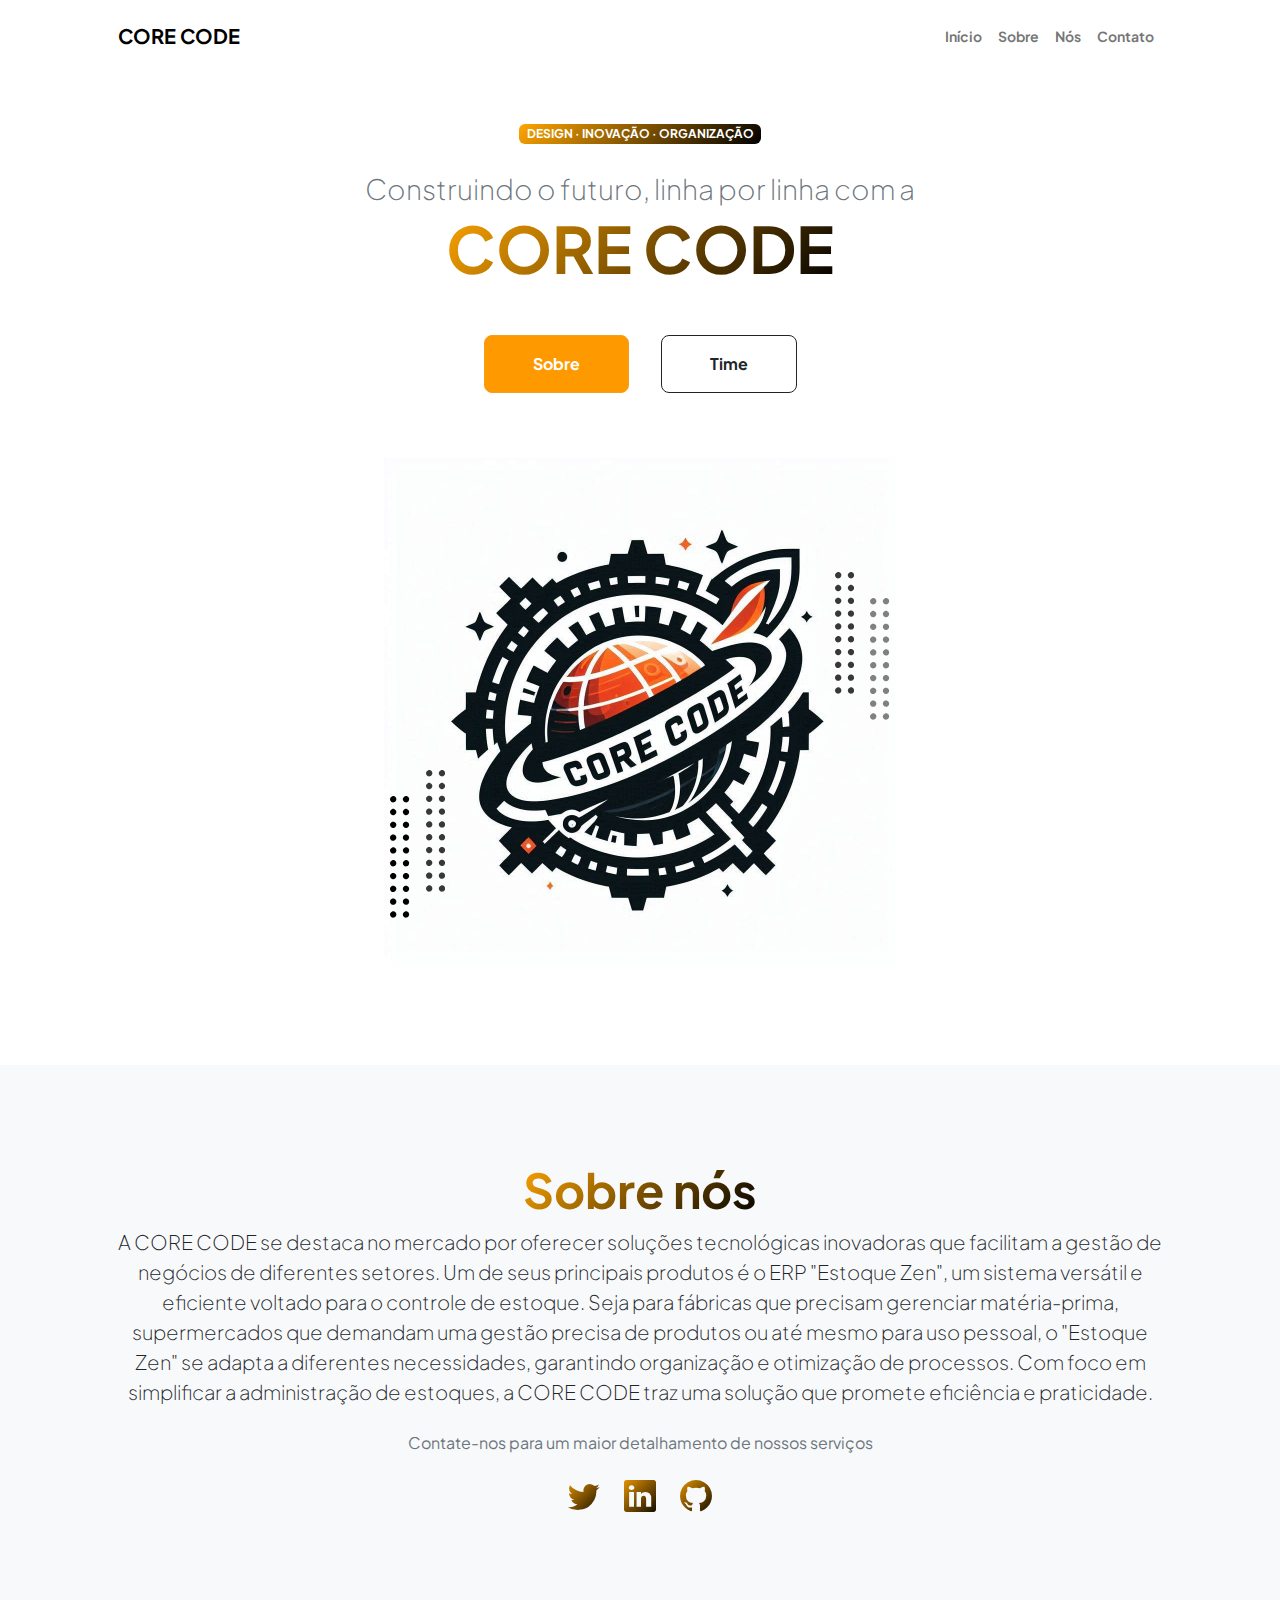
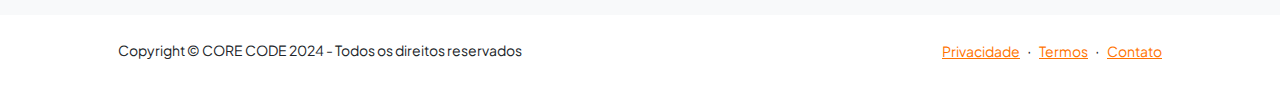
<file: index.html>
<!DOCTYPE html>
<html lang="en">
    <head>
        <meta charset="utf-8" />
        <meta name="viewport" content="width=device-width, initial-scale=1, shrink-to-fit=no" />
        <meta name="description" content="" />
        <meta name="author" content="" />
        <title>Home - Core Code</title>
        <!-- Favicon-->
        <link rel="icon" type="image/x-icon" href="assets/favicon.ico" />
        <!-- Custom Google font-->
        <link rel="preconnect" href="https://fonts.googleapis.com" />
        <link rel="preconnect" href="https://fonts.gstatic.com" crossorigin />
        <link href="https://fonts.googleapis.com/css2?family=Plus+Jakarta+Sans:wght@100;200;300;400;500;600;700;800;900&amp;display=swap" rel="stylesheet" />
        <!-- Bootstrap icons-->
        <link href="https://cdn.jsdelivr.net/npm/bootstrap-icons@1.8.1/font/bootstrap-icons.css" rel="stylesheet" />
        <!-- Core theme CSS (includes Bootstrap)-->
        <link href="css/styles.css" rel="stylesheet" />
    </head>
    <body class="d-flex flex-column h-100">
        <main class="flex-shrink-0">
            <!-- Navigation-->
            <nav class="navbar navbar-expand-lg navbar-light bg-white py-3">
                <div class="container px-5">
                    <a class="navbar-brand" href="index.html"><span class="fw-bolder text-primary">CORE CODE</span></a>
                    <button class="navbar-toggler" type="button" data-bs-toggle="collapse" data-bs-target="#navbarSupportedContent" aria-controls="navbarSupportedContent" aria-expanded="false" aria-label="Toggle navigation"><span class="navbar-toggler-icon"></span></button>
                    <div class="collapse navbar-collapse" id="navbarSupportedContent">
                        <ul class="navbar-nav ms-auto mb-2 mb-lg-0 small fw-bolder">
                            <li class="nav-item"><a class="nav-link" href="index.html">Início</a></li>
                            <li class="nav-item"><a class="nav-link" href="#sobre">Sobre</a></li>
                            <li class="nav-item"><a class="nav-link" href="projects.html">Nós</a></li>
                            <li class="nav-item"><a class="nav-link" href="contact.html">Contato</a></li>
                        </ul>
                    </div>
                </div>
            </nav>
            <!-- Header-->
            <header class="py-5">
                <div class="container px-5 pb-5">
                    <div class="row gx-5 align-items-center">
                        <div class="col-xxl-5">
                            <!-- Header text content-->
                            <div class="text-center text-xxl-start">
                                <div class="badge bg-gradient-primary-to-secondary text-white mb-4"><div class="text-uppercase">Design &middot; Inovação &middot; Organização</div></div>
                                <div class="fs-3 fw-light text-muted">Construindo o futuro, linha por linha com a </div>
                                <h1 class="display-3 fw-bolder mb-5"><span class="text-gradient d-inline">CORE CODE</span></h1>
                                <div class="d-grid gap-3 d-sm-flex justify-content-sm-center justify-content-xxl-start mb-3">
                                    <a class="btn btn-primary btn-lg px-5 py-3 me-sm-3 fs-6 fw-bolder" href="#sobre">Sobre</a>
                                    <a class="btn btn-outline-dark btn-lg px-5 py-3 fs-6 fw-bolder" href="projects.html">Time</a>
                                </div>
                            </div>
                        </div>
                        <div class="col-xxl-7">
                            <!-- Header profile picture-->
                            <div class="d-flex justify-content-center mt-5 mt-xxl-0">
                                <div class="profile bg-gradient-primary-to-secondary">
                                    <!-- TIP: For best results, use a photo with a transparent background like the demo example below-->
                                    <!-- Watch a tutorial on how to do this on YouTube (link)-->
                                    <img class="profile-img" src="assets/CoreCode_Logo.png " alt="..." />
                                    <div class="dots-1">
                                        <!-- SVG Dots-->
                                        <svg version="1.1" xmlns="http://www.w3.org/2000/svg" xmlns:xlink="http://www.w3.org/1999/xlink" x="0px" y="0px" viewBox="0 0 191.6 1215.4" style="enable-background: new 0 0 191.6 1215.4" xml:space="preserve">
                                            <g transform="translate(0.000000,1280.000000) scale(0.100000,-0.100000)">
                                                <path d="M227.7,12788.6c-105-35-200-141-222-248c-43-206,163-412,369-369c155,32,275,190,260,339c-11,105-90,213-190,262        C383.7,12801.6,289.7,12808.6,227.7,12788.6z"></path>
                                                <path d="M1507.7,12788.6c-151-50-253-216-222-362c25-119,136-230,254-255c194-41,395,142,375,339c-11,105-90,213-190,262        C1663.7,12801.6,1569.7,12808.6,1507.7,12788.6z"></path>
                                                <path d="M227.7,11508.6c-105-35-200-141-222-248c-43-206,163-412,369-369c155,32,275,190,260,339c-11,105-90,213-190,262        C383.7,11521.6,289.7,11528.6,227.7,11508.6z"></path>
                                                <path d="M1507.7,11508.6c-151-50-253-216-222-362c25-119,136-230,254-255c194-41,395,142,375,339c-11,105-90,213-190,262        C1663.7,11521.6,1569.7,11528.6,1507.7,11508.6z"></path>
                                                <path d="M227.7,10228.6c-105-35-200-141-222-248c-43-206,163-412,369-369c155,32,275,190,260,339c-11,105-90,213-190,262        C383.7,10241.6,289.7,10248.6,227.7,10228.6z"></path>
                                                <path d="M1507.7,10228.6c-105-35-200-141-222-248c-43-206,163-412,369-369c155,32,275,190,260,339c-11,105-90,213-190,262        C1663.7,10241.6,1569.7,10248.6,1507.7,10228.6z"></path>
                                                <path d="M227.7,8948.6c-105-35-200-141-222-248c-43-206,163-412,369-369c155,32,275,190,260,339c-11,105-90,213-190,262        C383.7,8961.6,289.7,8968.6,227.7,8948.6z"></path>
                                                <path d="M1507.7,8948.6c-105-35-200-141-222-248c-43-206,163-412,369-369c155,32,275,190,260,339c-11,105-90,213-190,262        C1663.7,8961.6,1569.7,8968.6,1507.7,8948.6z"></path>
                                                <path d="M227.7,7668.6c-105-35-200-141-222-248c-43-206,163-412,369-369c155,32,275,190,260,339c-11,105-90,213-190,262        C383.7,7681.6,289.7,7688.6,227.7,7668.6z"></path>
                                                <path d="M1507.7,7668.6c-105-35-200-141-222-248c-43-206,163-412,369-369c155,32,275,190,260,339c-11,105-90,213-190,262        C1663.7,7681.6,1569.7,7688.6,1507.7,7668.6z"></path>
                                                <path d="M227.7,6388.6c-105-35-200-141-222-248c-43-206,163-412,369-369c155,32,275,190,260,339c-11,105-90,213-190,262        C383.7,6401.6,289.7,6408.6,227.7,6388.6z"></path>
                                                <path d="M1507.7,6388.6c-105-35-200-141-222-248c-43-206,163-412,369-369c155,32,275,190,260,339c-11,105-90,213-190,262        C1663.7,6401.6,1569.7,6408.6,1507.7,6388.6z"></path>
                                                <path d="M227.7,5108.6c-105-35-200-141-222-248c-43-206,163-412,369-369c155,32,275,190,260,339c-11,105-90,213-190,262        C383.7,5121.6,289.7,5128.6,227.7,5108.6z"></path>
                                                <path d="M1507.7,5108.6c-105-35-200-141-222-248c-43-206,163-412,369-369c155,32,275,190,260,339c-11,105-90,213-190,262        C1663.7,5121.6,1569.7,5128.6,1507.7,5108.6z"></path>
                                                <path d="M227.7,3828.6c-105-35-200-141-222-248c-43-206,163-412,369-369c155,32,275,190,260,339c-11,105-90,213-190,262        C383.7,3841.6,289.7,3848.6,227.7,3828.6z"></path>
                                                <path d="M1507.7,3828.6c-105-35-200-141-222-248c-43-206,163-412,369-369c155,32,275,190,260,339c-11,105-90,213-190,262        C1663.7,3841.6,1569.7,3848.6,1507.7,3828.6z"></path>
                                                <path d="M227.7,2548.6c-105-35-200-141-222-248c-43-206,163-412,369-369c155,32,275,190,260,339c-11,105-90,213-190,262        C383.7,2561.6,289.7,2568.6,227.7,2548.6z"></path>
                                                <path d="M1507.7,2548.6c-105-35-200-141-222-248c-43-206,163-412,369-369c155,32,275,190,260,339c-11,105-90,213-190,262        C1663.7,2561.6,1569.7,2568.6,1507.7,2548.6z"></path>
                                                <path d="M227.7,1268.6c-105-35-200-141-222-248c-43-206,163-412,369-369c155,32,275,190,260,339c-11,105-90,213-190,262        C383.7,1281.6,289.7,1288.6,227.7,1268.6z"></path>
                                                <path d="M1507.7,1268.6c-105-35-200-141-222-248c-43-206,163-412,369-369c155,32,275,190,260,339c-11,105-90,213-190,262        C1663.7,1281.6,1569.7,1288.6,1507.7,1268.6z"></path>
                                            </g>
                                        </svg>
                                        <!-- END of SVG dots-->
                                    </div>
                                    <div class="dots-2">
                                        <!-- SVG Dots-->
                                        <svg version="1.1" xmlns="http://www.w3.org/2000/svg" xmlns:xlink="http://www.w3.org/1999/xlink" x="0px" y="0px" viewBox="0 0 191.6 1215.4" style="enable-background: new 0 0 191.6 1215.4" xml:space="preserve">
                                            <g transform="translate(0.000000,1280.000000) scale(0.100000,-0.100000)">
                                                <path d="M227.7,12788.6c-105-35-200-141-222-248c-43-206,163-412,369-369c155,32,275,190,260,339c-11,105-90,213-190,262        C383.7,12801.6,289.7,12808.6,227.7,12788.6z"></path>
                                                <path d="M1507.7,12788.6c-151-50-253-216-222-362c25-119,136-230,254-255c194-41,395,142,375,339c-11,105-90,213-190,262        C1663.7,12801.6,1569.7,12808.6,1507.7,12788.6z"></path>
                                                <path d="M227.7,11508.6c-105-35-200-141-222-248c-43-206,163-412,369-369c155,32,275,190,260,339c-11,105-90,213-190,262        C383.7,11521.6,289.7,11528.6,227.7,11508.6z"></path>
                                                <path d="M1507.7,11508.6c-151-50-253-216-222-362c25-119,136-230,254-255c194-41,395,142,375,339c-11,105-90,213-190,262        C1663.7,11521.6,1569.7,11528.6,1507.7,11508.6z"></path>
                                                <path d="M227.7,10228.6c-105-35-200-141-222-248c-43-206,163-412,369-369c155,32,275,190,260,339c-11,105-90,213-190,262        C383.7,10241.6,289.7,10248.6,227.7,10228.6z"></path>
                                                <path d="M1507.7,10228.6c-105-35-200-141-222-248c-43-206,163-412,369-369c155,32,275,190,260,339c-11,105-90,213-190,262        C1663.7,10241.6,1569.7,10248.6,1507.7,10228.6z"></path>
                                                <path d="M227.7,8948.6c-105-35-200-141-222-248c-43-206,163-412,369-369c155,32,275,190,260,339c-11,105-90,213-190,262        C383.7,8961.6,289.7,8968.6,227.7,8948.6z"></path>
                                                <path d="M1507.7,8948.6c-105-35-200-141-222-248c-43-206,163-412,369-369c155,32,275,190,260,339c-11,105-90,213-190,262        C1663.7,8961.6,1569.7,8968.6,1507.7,8948.6z"></path>
                                                <path d="M227.7,7668.6c-105-35-200-141-222-248c-43-206,163-412,369-369c155,32,275,190,260,339c-11,105-90,213-190,262        C383.7,7681.6,289.7,7688.6,227.7,7668.6z"></path>
                                                <path d="M1507.7,7668.6c-105-35-200-141-222-248c-43-206,163-412,369-369c155,32,275,190,260,339c-11,105-90,213-190,262        C1663.7,7681.6,1569.7,7688.6,1507.7,7668.6z"></path>
                                                <path d="M227.7,6388.6c-105-35-200-141-222-248c-43-206,163-412,369-369c155,32,275,190,260,339c-11,105-90,213-190,262        C383.7,6401.6,289.7,6408.6,227.7,6388.6z"></path>
                                                <path d="M1507.7,6388.6c-105-35-200-141-222-248c-43-206,163-412,369-369c155,32,275,190,260,339c-11,105-90,213-190,262        C1663.7,6401.6,1569.7,6408.6,1507.7,6388.6z"></path>
                                                <path d="M227.7,5108.6c-105-35-200-141-222-248c-43-206,163-412,369-369c155,32,275,190,260,339c-11,105-90,213-190,262        C383.7,5121.6,289.7,5128.6,227.7,5108.6z"></path>
                                                <path d="M1507.7,5108.6c-105-35-200-141-222-248c-43-206,163-412,369-369c155,32,275,190,260,339c-11,105-90,213-190,262        C1663.7,5121.6,1569.7,5128.6,1507.7,5108.6z"></path>
                                                <path d="M227.7,3828.6c-105-35-200-141-222-248c-43-206,163-412,369-369c155,32,275,190,260,339c-11,105-90,213-190,262        C383.7,3841.6,289.7,3848.6,227.7,3828.6z"></path>
                                                <path d="M1507.7,3828.6c-105-35-200-141-222-248c-43-206,163-412,369-369c155,32,275,190,260,339c-11,105-90,213-190,262        C1663.7,3841.6,1569.7,3848.6,1507.7,3828.6z"></path>
                                                <path d="M227.7,2548.6c-105-35-200-141-222-248c-43-206,163-412,369-369c155,32,275,190,260,339c-11,105-90,213-190,262        C383.7,2561.6,289.7,2568.6,227.7,2548.6z"></path>
                                                <path d="M1507.7,2548.6c-105-35-200-141-222-248c-43-206,163-412,369-369c155,32,275,190,260,339c-11,105-90,213-190,262        C1663.7,2561.6,1569.7,2568.6,1507.7,2548.6z"></path>
                                                <path d="M227.7,1268.6c-105-35-200-141-222-248c-43-206,163-412,369-369c155,32,275,190,260,339c-11,105-90,213-190,262        C383.7,1281.6,289.7,1288.6,227.7,1268.6z"></path>
                                                <path d="M1507.7,1268.6c-105-35-200-141-222-248c-43-206,163-412,369-369c155,32,275,190,260,339c-11,105-90,213-190,262        C1663.7,1281.6,1569.7,1288.6,1507.7,1268.6z"></path>
                                            </g>
                                        </svg>
                                        <!-- END of SVG dots-->
                                    </div>
                                    <div class="dots-3">
                                        <!-- SVG Dots-->
                                        <svg version="1.1" xmlns="http://www.w3.org/2000/svg" xmlns:xlink="http://www.w3.org/1999/xlink" x="0px" y="0px" viewBox="0 0 191.6 1215.4" style="enable-background: new 0 0 191.6 1215.4" xml:space="preserve">
                                            <g transform="translate(0.000000,1280.000000) scale(0.100000,-0.100000)">
                                                <path d="M227.7,12788.6c-105-35-200-141-222-248c-43-206,163-412,369-369c155,32,275,190,260,339c-11,105-90,213-190,262        C383.7,12801.6,289.7,12808.6,227.7,12788.6z"></path>
                                                <path d="M1507.7,12788.6c-151-50-253-216-222-362c25-119,136-230,254-255c194-41,395,142,375,339c-11,105-90,213-190,262        C1663.7,12801.6,1569.7,12808.6,1507.7,12788.6z"></path>
                                                <path d="M227.7,11508.6c-105-35-200-141-222-248c-43-206,163-412,369-369c155,32,275,190,260,339c-11,105-90,213-190,262        C383.7,11521.6,289.7,11528.6,227.7,11508.6z"></path>
                                                <path d="M1507.7,11508.6c-151-50-253-216-222-362c25-119,136-230,254-255c194-41,395,142,375,339c-11,105-90,213-190,262        C1663.7,11521.6,1569.7,11528.6,1507.7,11508.6z"></path>
                                                <path d="M227.7,10228.6c-105-35-200-141-222-248c-43-206,163-412,369-369c155,32,275,190,260,339c-11,105-90,213-190,262        C383.7,10241.6,289.7,10248.6,227.7,10228.6z"></path>
                                                <path d="M1507.7,10228.6c-105-35-200-141-222-248c-43-206,163-412,369-369c155,32,275,190,260,339c-11,105-90,213-190,262        C1663.7,10241.6,1569.7,10248.6,1507.7,10228.6z"></path>
                                                <path d="M227.7,8948.6c-105-35-200-141-222-248c-43-206,163-412,369-369c155,32,275,190,260,339c-11,105-90,213-190,262        C383.7,8961.6,289.7,8968.6,227.7,8948.6z"></path>
                                                <path d="M1507.7,8948.6c-105-35-200-141-222-248c-43-206,163-412,369-369c155,32,275,190,260,339c-11,105-90,213-190,262        C1663.7,8961.6,1569.7,8968.6,1507.7,8948.6z"></path>
                                                <path d="M227.7,7668.6c-105-35-200-141-222-248c-43-206,163-412,369-369c155,32,275,190,260,339c-11,105-90,213-190,262        C383.7,7681.6,289.7,7688.6,227.7,7668.6z"></path>
                                                <path d="M1507.7,7668.6c-105-35-200-141-222-248c-43-206,163-412,369-369c155,32,275,190,260,339c-11,105-90,213-190,262        C1663.7,7681.6,1569.7,7688.6,1507.7,7668.6z"></path>
                                                <path d="M227.7,6388.6c-105-35-200-141-222-248c-43-206,163-412,369-369c155,32,275,190,260,339c-11,105-90,213-190,262        C383.7,6401.6,289.7,6408.6,227.7,6388.6z"></path>
                                                <path d="M1507.7,6388.6c-105-35-200-141-222-248c-43-206,163-412,369-369c155,32,275,190,260,339c-11,105-90,213-190,262        C1663.7,6401.6,1569.7,6408.6,1507.7,6388.6z"></path>
                                                <path d="M227.7,5108.6c-105-35-200-141-222-248c-43-206,163-412,369-369c155,32,275,190,260,339c-11,105-90,213-190,262        C383.7,5121.6,289.7,5128.6,227.7,5108.6z"></path>
                                                <path d="M1507.7,5108.6c-105-35-200-141-222-248c-43-206,163-412,369-369c155,32,275,190,260,339c-11,105-90,213-190,262        C1663.7,5121.6,1569.7,5128.6,1507.7,5108.6z"></path>
                                                <path d="M227.7,3828.6c-105-35-200-141-222-248c-43-206,163-412,369-369c155,32,275,190,260,339c-11,105-90,213-190,262        C383.7,3841.6,289.7,3848.6,227.7,3828.6z"></path>
                                                <path d="M1507.7,3828.6c-105-35-200-141-222-248c-43-206,163-412,369-369c155,32,275,190,260,339c-11,105-90,213-190,262        C1663.7,3841.6,1569.7,3848.6,1507.7,3828.6z"></path>
                                                <path d="M227.7,2548.6c-105-35-200-141-222-248c-43-206,163-412,369-369c155,32,275,190,260,339c-11,105-90,213-190,262        C383.7,2561.6,289.7,2568.6,227.7,2548.6z"></path>
                                                <path d="M1507.7,2548.6c-105-35-200-141-222-248c-43-206,163-412,369-369c155,32,275,190,260,339c-11,105-90,213-190,262        C1663.7,2561.6,1569.7,2568.6,1507.7,2548.6z"></path>
                                                <path d="M227.7,1268.6c-105-35-200-141-222-248c-43-206,163-412,369-369c155,32,275,190,260,339c-11,105-90,213-190,262        C383.7,1281.6,289.7,1288.6,227.7,1268.6z"></path>
                                                <path d="M1507.7,1268.6c-105-35-200-141-222-248c-43-206,163-412,369-369c155,32,275,190,260,339c-11,105-90,213-190,262        C1663.7,1281.6,1569.7,1288.6,1507.7,1268.6z"></path>
                                            </g>
                                        </svg>
                                        <!-- END of SVG dots-->
                                    </div>
                                    <div class="dots-4">
                                        <!-- SVG Dots-->
                                        <svg version="1.1" xmlns="http://www.w3.org/2000/svg" xmlns:xlink="http://www.w3.org/1999/xlink" x="0px" y="0px" viewBox="0 0 191.6 1215.4" style="enable-background: new 0 0 191.6 1215.4" xml:space="preserve">
                                            <g transform="translate(0.000000,1280.000000) scale(0.100000,-0.100000)">
                                                <path d="M227.7,12788.6c-105-35-200-141-222-248c-43-206,163-412,369-369c155,32,275,190,260,339c-11,105-90,213-190,262        C383.7,12801.6,289.7,12808.6,227.7,12788.6z"></path>
                                                <path d="M1507.7,12788.6c-151-50-253-216-222-362c25-119,136-230,254-255c194-41,395,142,375,339c-11,105-90,213-190,262        C1663.7,12801.6,1569.7,12808.6,1507.7,12788.6z"></path>
                                                <path d="M227.7,11508.6c-105-35-200-141-222-248c-43-206,163-412,369-369c155,32,275,190,260,339c-11,105-90,213-190,262        C383.7,11521.6,289.7,11528.6,227.7,11508.6z"></path>
                                                <path d="M1507.7,11508.6c-151-50-253-216-222-362c25-119,136-230,254-255c194-41,395,142,375,339c-11,105-90,213-190,262        C1663.7,11521.6,1569.7,11528.6,1507.7,11508.6z"></path>
                                                <path d="M227.7,10228.6c-105-35-200-141-222-248c-43-206,163-412,369-369c155,32,275,190,260,339c-11,105-90,213-190,262        C383.7,10241.6,289.7,10248.6,227.7,10228.6z"></path>
                                                <path d="M1507.7,10228.6c-105-35-200-141-222-248c-43-206,163-412,369-369c155,32,275,190,260,339c-11,105-90,213-190,262        C1663.7,10241.6,1569.7,10248.6,1507.7,10228.6z"></path>
                                                <path d="M227.7,8948.6c-105-35-200-141-222-248c-43-206,163-412,369-369c155,32,275,190,260,339c-11,105-90,213-190,262        C383.7,8961.6,289.7,8968.6,227.7,8948.6z"></path>
                                                <path d="M1507.7,8948.6c-105-35-200-141-222-248c-43-206,163-412,369-369c155,32,275,190,260,339c-11,105-90,213-190,262        C1663.7,8961.6,1569.7,8968.6,1507.7,8948.6z"></path>
                                                <path d="M227.7,7668.6c-105-35-200-141-222-248c-43-206,163-412,369-369c155,32,275,190,260,339c-11,105-90,213-190,262        C383.7,7681.6,289.7,7688.6,227.7,7668.6z"></path>
                                                <path d="M1507.7,7668.6c-105-35-200-141-222-248c-43-206,163-412,369-369c155,32,275,190,260,339c-11,105-90,213-190,262        C1663.7,7681.6,1569.7,7688.6,1507.7,7668.6z"></path>
                                                <path d="M227.7,6388.6c-105-35-200-141-222-248c-43-206,163-412,369-369c155,32,275,190,260,339c-11,105-90,213-190,262        C383.7,6401.6,289.7,6408.6,227.7,6388.6z"></path>
                                                <path d="M1507.7,6388.6c-105-35-200-141-222-248c-43-206,163-412,369-369c155,32,275,190,260,339c-11,105-90,213-190,262        C1663.7,6401.6,1569.7,6408.6,1507.7,6388.6z"></path>
                                                <path d="M227.7,5108.6c-105-35-200-141-222-248c-43-206,163-412,369-369c155,32,275,190,260,339c-11,105-90,213-190,262        C383.7,5121.6,289.7,5128.6,227.7,5108.6z"></path>
                                                <path d="M1507.7,5108.6c-105-35-200-141-222-248c-43-206,163-412,369-369c155,32,275,190,260,339c-11,105-90,213-190,262        C1663.7,5121.6,1569.7,5128.6,1507.7,5108.6z"></path>
                                                <path d="M227.7,3828.6c-105-35-200-141-222-248c-43-206,163-412,369-369c155,32,275,190,260,339c-11,105-90,213-190,262        C383.7,3841.6,289.7,3848.6,227.7,3828.6z"></path>
                                                <path d="M1507.7,3828.6c-105-35-200-141-222-248c-43-206,163-412,369-369c155,32,275,190,260,339c-11,105-90,213-190,262        C1663.7,3841.6,1569.7,3848.6,1507.7,3828.6z"></path>
                                                <path d="M227.7,2548.6c-105-35-200-141-222-248c-43-206,163-412,369-369c155,32,275,190,260,339c-11,105-90,213-190,262        C383.7,2561.6,289.7,2568.6,227.7,2548.6z"></path>
                                                <path d="M1507.7,2548.6c-105-35-200-141-222-248c-43-206,163-412,369-369c155,32,275,190,260,339c-11,105-90,213-190,262        C1663.7,2561.6,1569.7,2568.6,1507.7,2548.6z"></path>
                                                <path d="M227.7,1268.6c-105-35-200-141-222-248c-43-206,163-412,369-369c155,32,275,190,260,339c-11,105-90,213-190,262        C383.7,1281.6,289.7,1288.6,227.7,1268.6z"></path>
                                                <path d="M1507.7,1268.6c-105-35-200-141-222-248c-43-206,163-412,369-369c155,32,275,190,260,339c-11,105-90,213-190,262        C1663.7,1281.6,1569.7,1288.6,1507.7,1268.6z"></path>
                                            </g>
                                        </svg>
                                        <!-- END of SVG dots-->
                                    </div>
                                </div>
                            </div>
                        </div>
                    </div>
                </div>
            </header>
            <!-- About Section-->
            <section class="bg-light py-5">
                <div class="container px-5" id="sobre">
                    <div class="row gx-5 justify-content-center">
                        <div class="col-xxl-8">
                            <div class="text-center my-5">
                                <h2 class="display-5 fw-bolder"><span class="text-gradient d-inline">Sobre nós</span></h2>
                                <p class="lead fw-light mb-4">A CORE CODE se destaca no mercado por oferecer soluções tecnológicas inovadoras que facilitam a gestão de negócios de diferentes setores. Um de seus principais produtos é o ERP "Estoque Zen", um sistema versátil e eficiente voltado para o controle de estoque. Seja para fábricas que precisam gerenciar matéria-prima, supermercados que demandam uma gestão precisa de produtos ou até mesmo para uso pessoal, o "Estoque Zen" se adapta a diferentes necessidades, garantindo organização e otimização de processos. Com foco em simplificar a administração de estoques, a CORE CODE traz uma solução que promete eficiência e praticidade.</p>
                                <p class="text-muted">Contate-nos para um maior detalhamento de nossos serviços</p>
                                <div class="d-flex justify-content-center fs-2 gap-4">
                                    <a class="text-gradient" href="#!"><i class="bi bi-twitter"></i></a>
                                    <a class="text-gradient" href="#!"><i class="bi bi-linkedin"></i></a>
                                    <a class="text-gradient" href="#!"><i class="bi bi-github"></i></a>
                                </div>
                            </div>
                        </div>
                    </div>
                </div>
            </section>
        </main>
        <!-- Footer-->
        <footer class="bg-white py-4 mt-auto">
            <div class="container px-5">
                <div class="row align-items-center justify-content-between flex-column flex-sm-row">
                    <div class="col-auto"><div class="small m-0">Copyright &copy; CORE CODE 2024 - Todos os direitos reservados</div></div>
                    <div class="col-auto">
                        <a class="small" href="#!">Privacidade</a>
                        <span class="mx-1">&middot;</span>
                        <a class="small" href="#!">Termos</a>
                        <span class="mx-1">&middot;</span>
                        <a class="small" href="contact.html">Contato</a>
                    </div>
                </div>
            </div>
        </footer>
        <!-- Bootstrap core JS-->
        <script src="https://cdn.jsdelivr.net/npm/bootstrap@5.2.3/dist/js/bootstrap.bundle.min.js"></script>
        <!-- Core theme JS-->
        <script src="js/scripts.js"></script>
    </body>
</html>
</file>
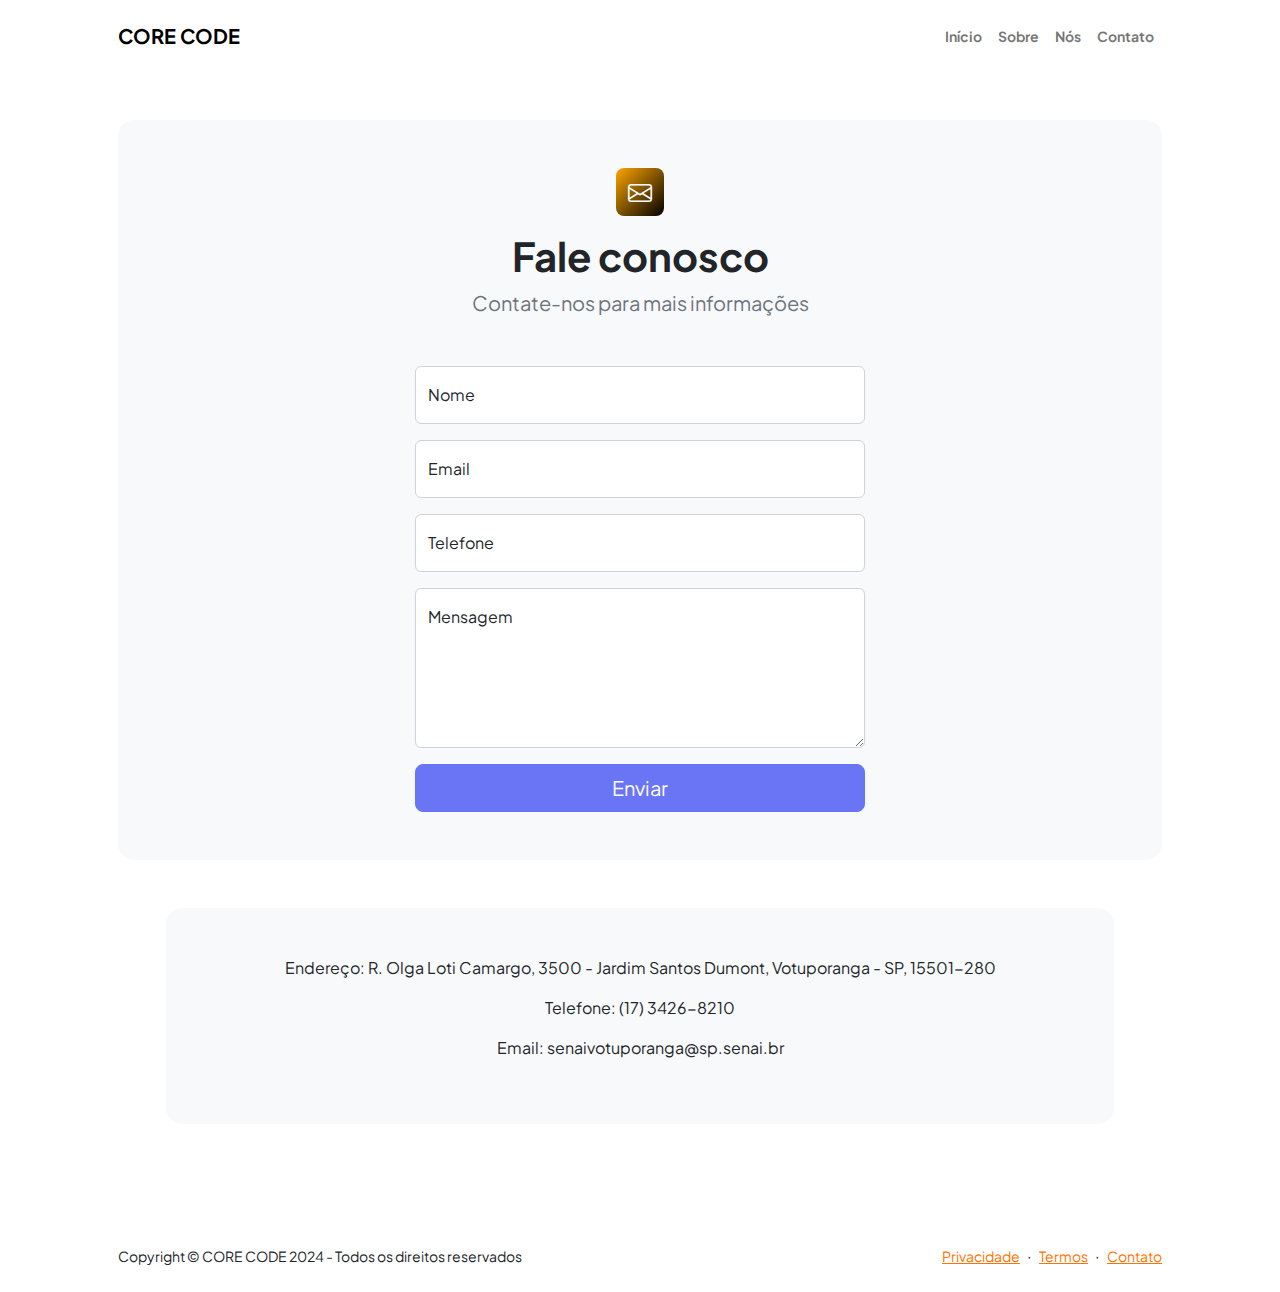
<file: contact.html>
<!DOCTYPE html>
<html lang="en">

<head>
    <meta charset="utf-8" />
    <meta name="viewport" content="width=device-width, initial-scale=1, shrink-to-fit=no" />
    <meta name="description" content />
    <meta name="author" content />
    <title>Contato - Core Code</title>
    <!-- Favicon-->
    <link rel="icon" type="image/x-icon" href="assets/favicon.ico" />
    <!-- Custom Google font-->
    <link rel="preconnect" href="https://fonts.googleapis.com" />
    <link rel="preconnect" href="https://fonts.gstatic.com" crossorigin />
    <link
        href="https://fonts.googleapis.com/css2?family=Plus+Jakarta+Sans:wght@100;200;300;400;500;600;700;800;900&amp;display=swap"
        rel="stylesheet" />
    <!-- Bootstrap icons-->
    <link href="https://cdn.jsdelivr.net/npm/bootstrap-icons@1.8.1/font/bootstrap-icons.css" rel="stylesheet" />
    <!-- Core theme CSS (includes Bootstrap)-->
    <link href="css/styles.css" rel="stylesheet" />
</head>

<body class="d-flex flex-column">
    <main class="flex-shrink-0">
        <!-- Navigation-->
        <nav class="navbar navbar-expand-lg navbar-light bg-white py-3">
            <div class="container px-5">
                <a class="navbar-brand" href="index.html"><span class="fw-bolder text-primary">CORE CODE</span></a>
                <button class="navbar-toggler" type="button" data-bs-toggle="collapse" data-bs-target="#navbarSupportedContent" aria-controls="navbarSupportedContent" aria-expanded="false" aria-label="Toggle navigation"><span class="navbar-toggler-icon"></span></button>
                <div class="collapse navbar-collapse" id="navbarSupportedContent">
                    <ul class="navbar-nav ms-auto mb-2 mb-lg-0 small fw-bolder">
                        <li class="nav-item"><a class="nav-link" href="index.html">Início</a></li>
                        <li class="nav-item"><a class="nav-link" href="index.html#sobre">Sobre</a></li>
                        <li class="nav-item"><a class="nav-link" href="projects.html">Nós</a></li>
                        <li class="nav-item"><a class="nav-link" href="contact.html">Contato</a></li>
                    </ul>
                </div>
            </div>
        </nav>
        <!-- Page content-->
        <section class="py-5">
            <div class="container px-5">
                <!-- Contact form-->
                <div class="bg-light rounded-4 py-5 px-4 px-md-5">
                    <div class="text-center mb-5">
                        <div class="feature bg-primary bg-gradient-primary-to-secondary text-white rounded-3 mb-3"><i
                                class="bi bi-envelope"></i></div>
                        <h1 class="fw-bolder">Fale conosco</h1>
                        <p class="lead fw-normal text-muted mb-0">Contate-nos para mais informações</p>
                    </div>
                    <div class="row gx-5 justify-content-center">
                        <div class="col-lg-8 col-xl-6">
                            <!-- * * * * * * * * * * * * * * *-->
                            <!-- * * SB Forms Contact Form * *-->
                            <!-- * * * * * * * * * * * * * * *-->
                            <!-- This form is pre-integrated with SB Forms.-->
                            <!-- To make this form functional, sign up at-->
                            <!-- https://startbootstrap.com/solution/contact-forms-->
                            <!-- to get an API token!-->
                            <form id="contactForm" data-sb-form-api-token="API_TOKEN">
                                <!-- Name input-->
                                <div class="form-floating mb-3">
                                    <input class="form-control" id="name" type="text" placeholder="Enter your name..."
                                        data-sb-validations="required" />
                                    <label for="name">Nome</label>
                                    <div class="invalid-feedback" data-sb-feedback="name:required">Insira o nome.</div>
                                </div>
                                <!-- Email address input-->
                                <div class="form-floating mb-3">
                                    <input class="form-control" id="email" type="email" placeholder="name@example.com"
                                        data-sb-validations="required,email" />
                                    <label for="email">Email</label>
                                    <div class="invalid-feedback" data-sb-feedback="email:required">Insira o emaiol.
                                    </div>
                                    <div class="invalid-feedback" data-sb-feedback="email:email">email inválido.</div>
                                </div>
                                <!-- Phone number input-->
                                <div class="form-floating mb-3">
                                    <input class="form-control" id="phone" type="tel" placeholder="(123) 456-7890"
                                        data-sb-validations="required" />
                                    <label for="phone">Telefone</label>
                                    <div class="invalid-feedback" data-sb-feedback="phone:required">Insira um telefone.
                                    </div>
                                </div>
                                <!-- Message input-->
                                <div class="form-floating mb-3">
                                    <textarea class="form-control" id="message" type="text"
                                        placeholder="Enter your message here..." style="height: 10rem"
                                        data-sb-validations="required"></textarea>
                                    <label for="message">Mensagem</label>
                                    <div class="invalid-feedback" data-sb-feedback="message:required">A message is
                                        required.</div>
                                </div>
                                <!-- Submit success message-->
                                <!---->
                                <!-- This is what your users will see when the form-->
                                <!-- has successfully submitted-->
                                <div class="d-none" id="submitSuccessMessage">
                                    <div class="text-center mb-3">
                                        <div class="fw-bolder">Form submission successful!</div>
                                        To activate this form, sign up at
                                        <br />
                                        <a
                                            href="https://startbootstrap.com/solution/contact-forms">https://startbootstrap.com/solution/contact-forms</a>
                                    </div>
                                </div>
                                <!-- Submit error message-->
                                <!---->
                                <!-- This is what your users will see when there is-->
                                <!-- an error submitting the form-->
                                <div class="d-none" id="submitErrorMessage">
                                    <div class="text-center text-danger mb-3">Error sending message!</div>
                                </div>
                                <!-- Submit Button-->
                                <div class="d-grid"><button class="btn btn-primary btn-lg disabled" id="submitButton"
                                        type="submit">Enviar</button></div>
                            </form>


                        </div>
                    </div>

                </div>

                <section class="py-5 text-center">
                    <div class="container px-5">
                        <!-- Contact form-->
                        <div class="bg-light rounded-4 py-5 px-4 px-md-5">

                            <div class="info-item">
                                <i class="fas fa-map-marker-alt"></i>
                                <p>Endereço: R. Olga Loti Camargo, 3500 - Jardim Santos Dumont, Votuporanga - SP,
                                    15501-280</p>
                            </div>
                            <div class="info-item">
                                <i class="fas fa-phone-alt"></i>
                                <p>Telefone: (17) 3426-8210</p>
                            </div>
                            <div class="info-item">
                                <i class="fas fa-envelope"></i>
                                <p>Email: senaivotuporanga@sp.senai.br</p>
                            </div>
                        </div>
                        <div class="col-md-6">
                            <div class="social-icons">
                                <a href="#" target="_blank"><i class="fab fa-facebook-f"></i></a>
                                <a href="#" target="_blank"><i class="fab fa-instagram"></i></a>
                                <a href="#" target="_blank"><i class="fab fa-linkedin-in"></i></a>
                                <a href="#" target="_blank"><i class="fab fa-twitter"></i></a>
                            </div>
                        </div>

                    </div>
            </div>
        </section>
        </section>
    </main>
    <!-- Footer-->
    <footer class="bg-white py-4 mt-auto">
        <div class="container px-5">
            <div class="row align-items-center justify-content-between flex-column flex-sm-row">
                <div class="col-auto">
                    <div class="small m-0">Copyright &copy; CORE CODE 2024 - Todos os direitos reservados</div>
                </div>
                <div class="col-auto">
                    <a class="small" href="#!">Privacidade</a>
                    <span class="mx-1">&middot;</span>
                    <a class="small" href="#!">Termos</a>
                    <span class="mx-1">&middot;</span>
                    <a class="small" href="#!">Contato</a>
                </div>
            </div>
        </div>
    </footer>
    <!-- Bootstrap core JS-->
    <script src="https://cdn.jsdelivr.net/npm/bootstrap@5.2.3/dist/js/bootstrap.bundle.min.js"></script>
    <!-- Core theme JS-->
    <script src="js/scripts.js"></script>
    <!-- * * * * * * * * * * * * * * * * * * * * * * * * * * * * * * * * * * * * * * * *-->
    <!-- * *                               SB Forms JS                               * *-->
    <!-- * * Activate your form at https://startbootstrap.com/solution/contact-forms * *-->
    <!-- * * * * * * * * * * * * * * * * * * * * * * * * * * * * * * * * * * * * * * * *-->
    <script src="https://cdn.startbootstrap.com/sb-forms-latest.js"></script>
</body>

</html>
</file>
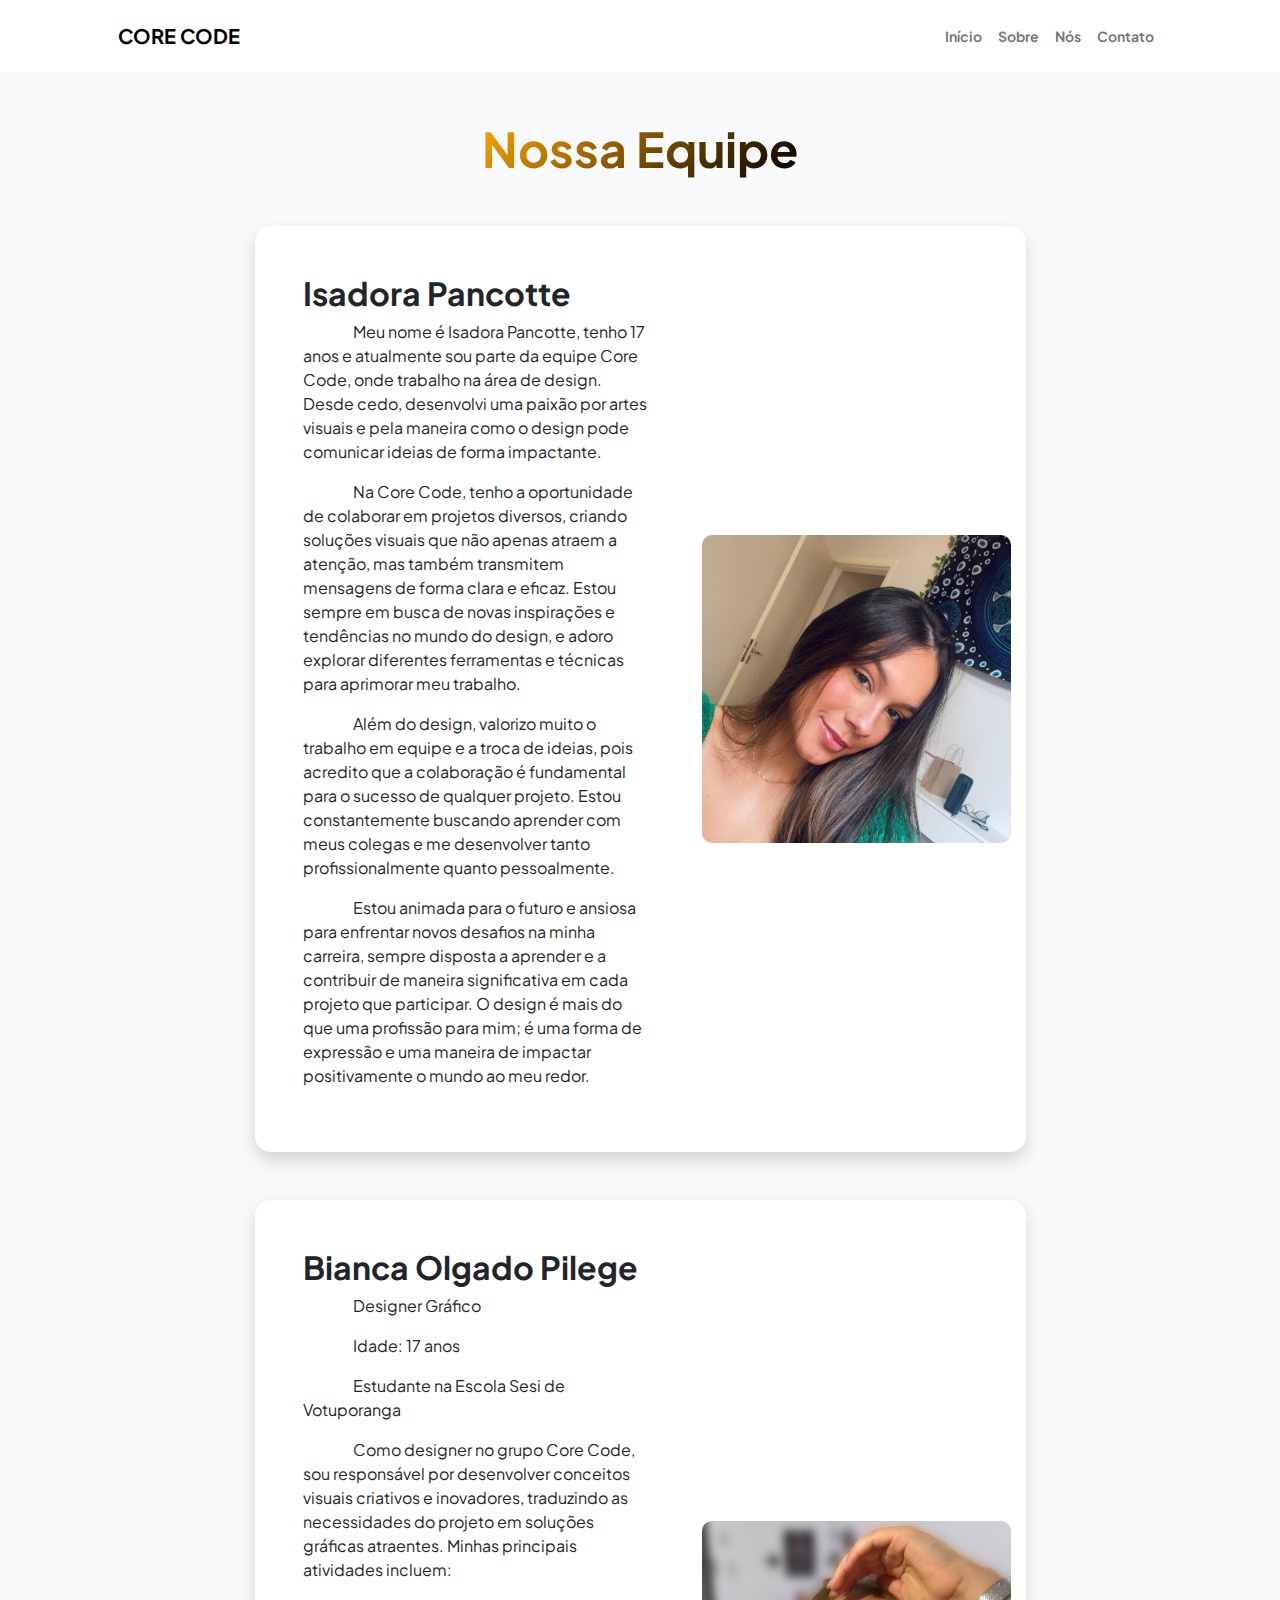
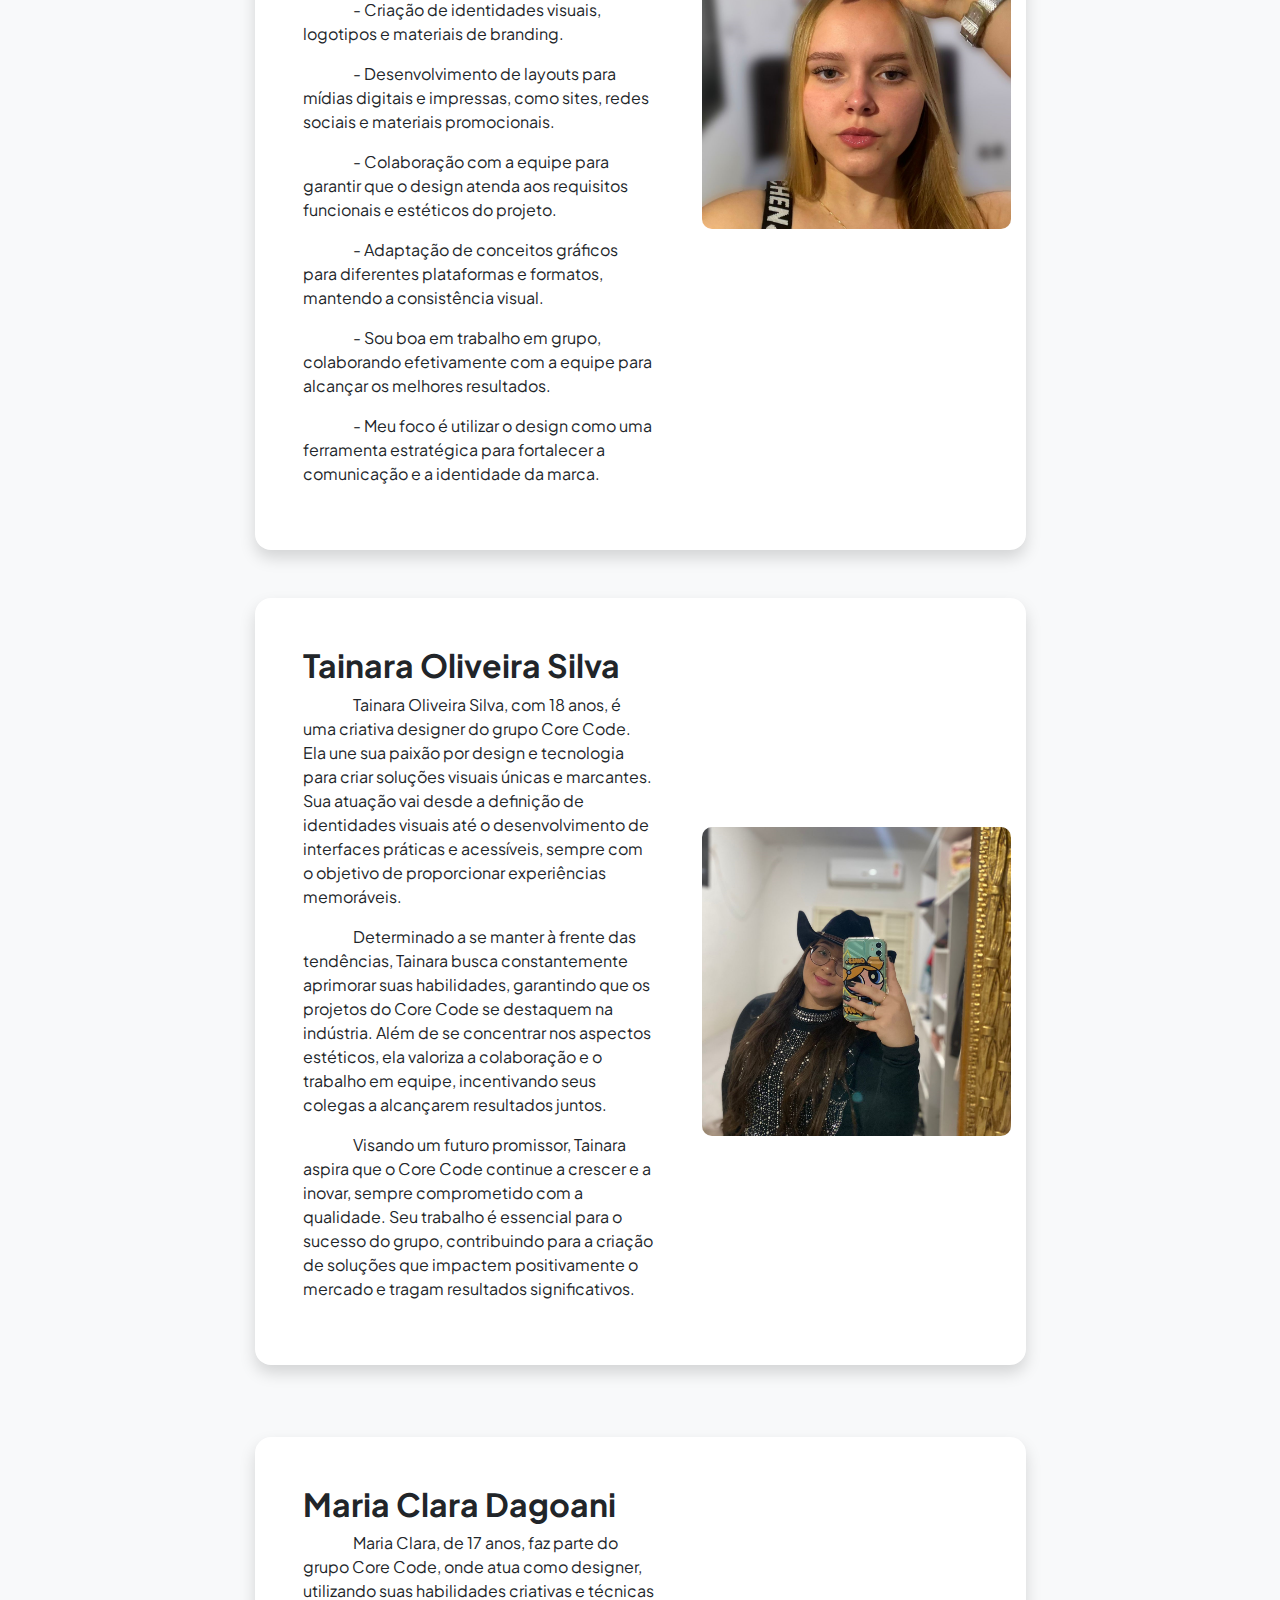
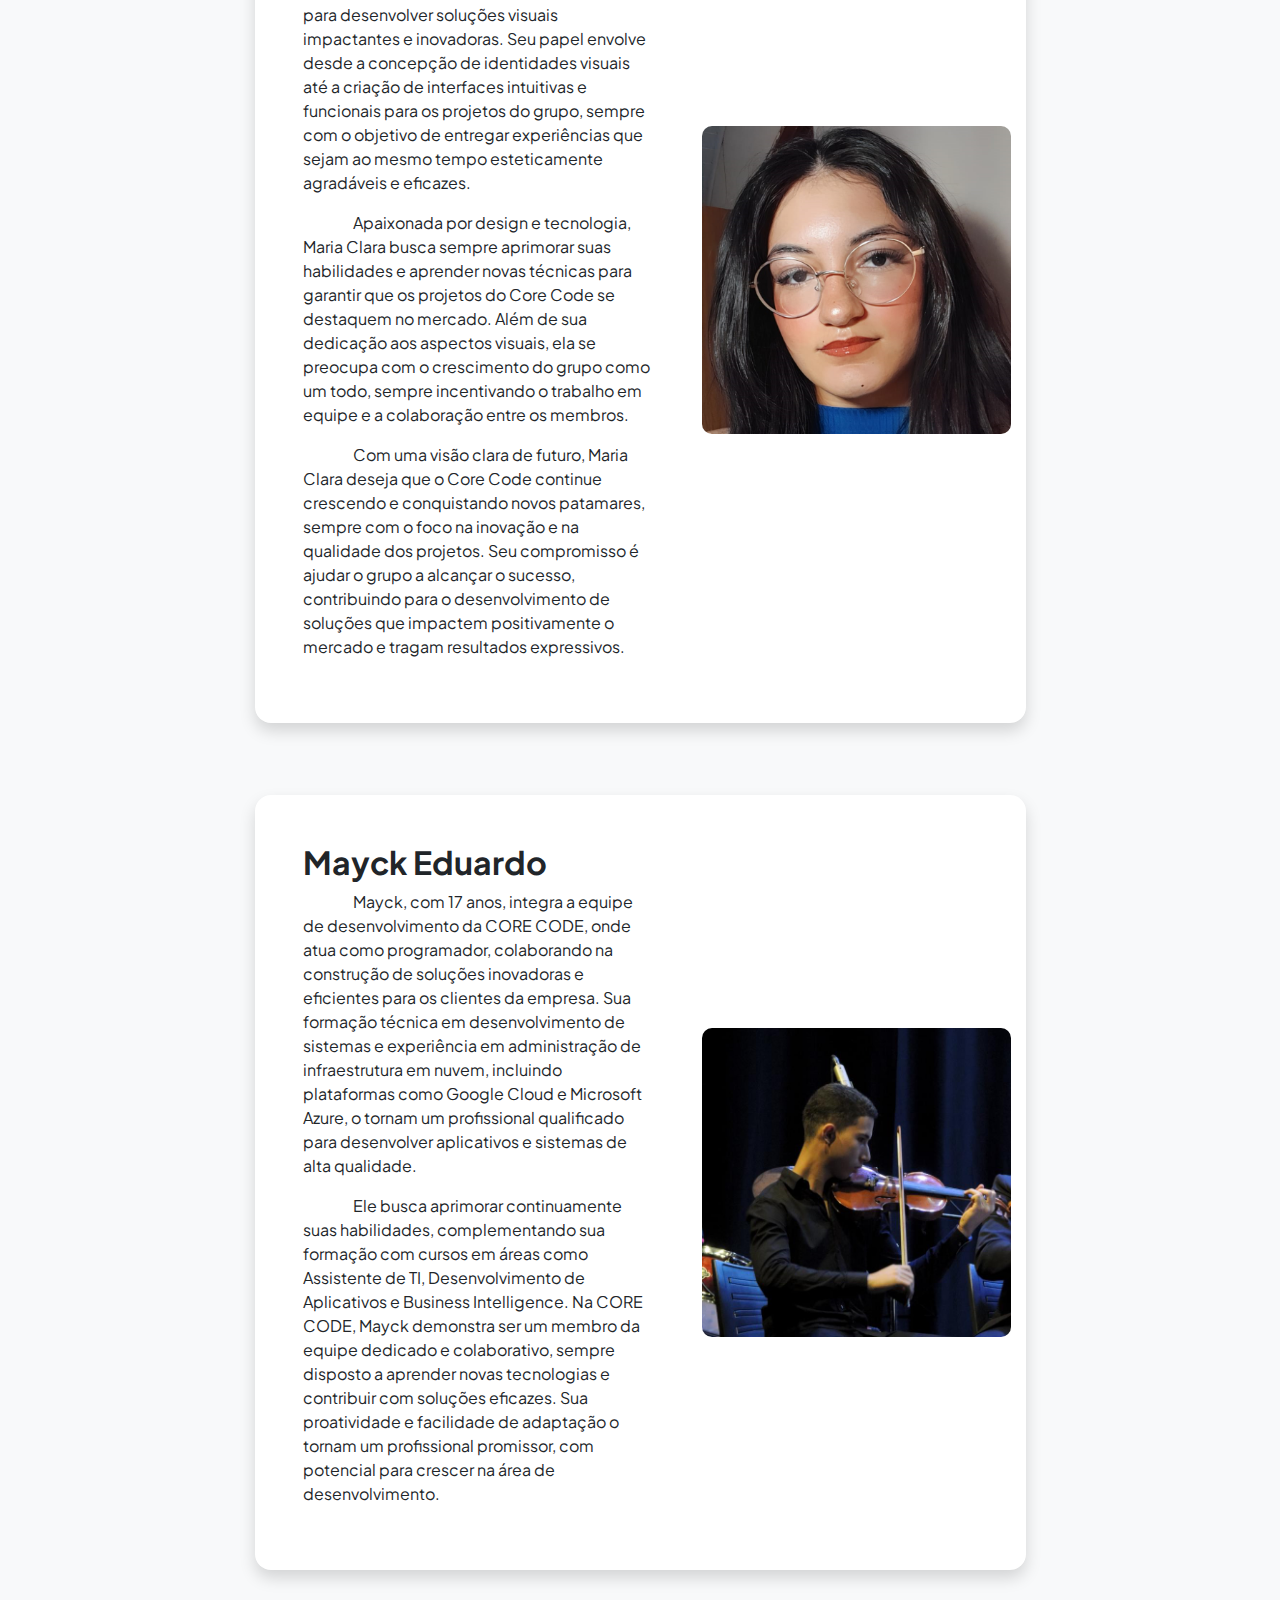
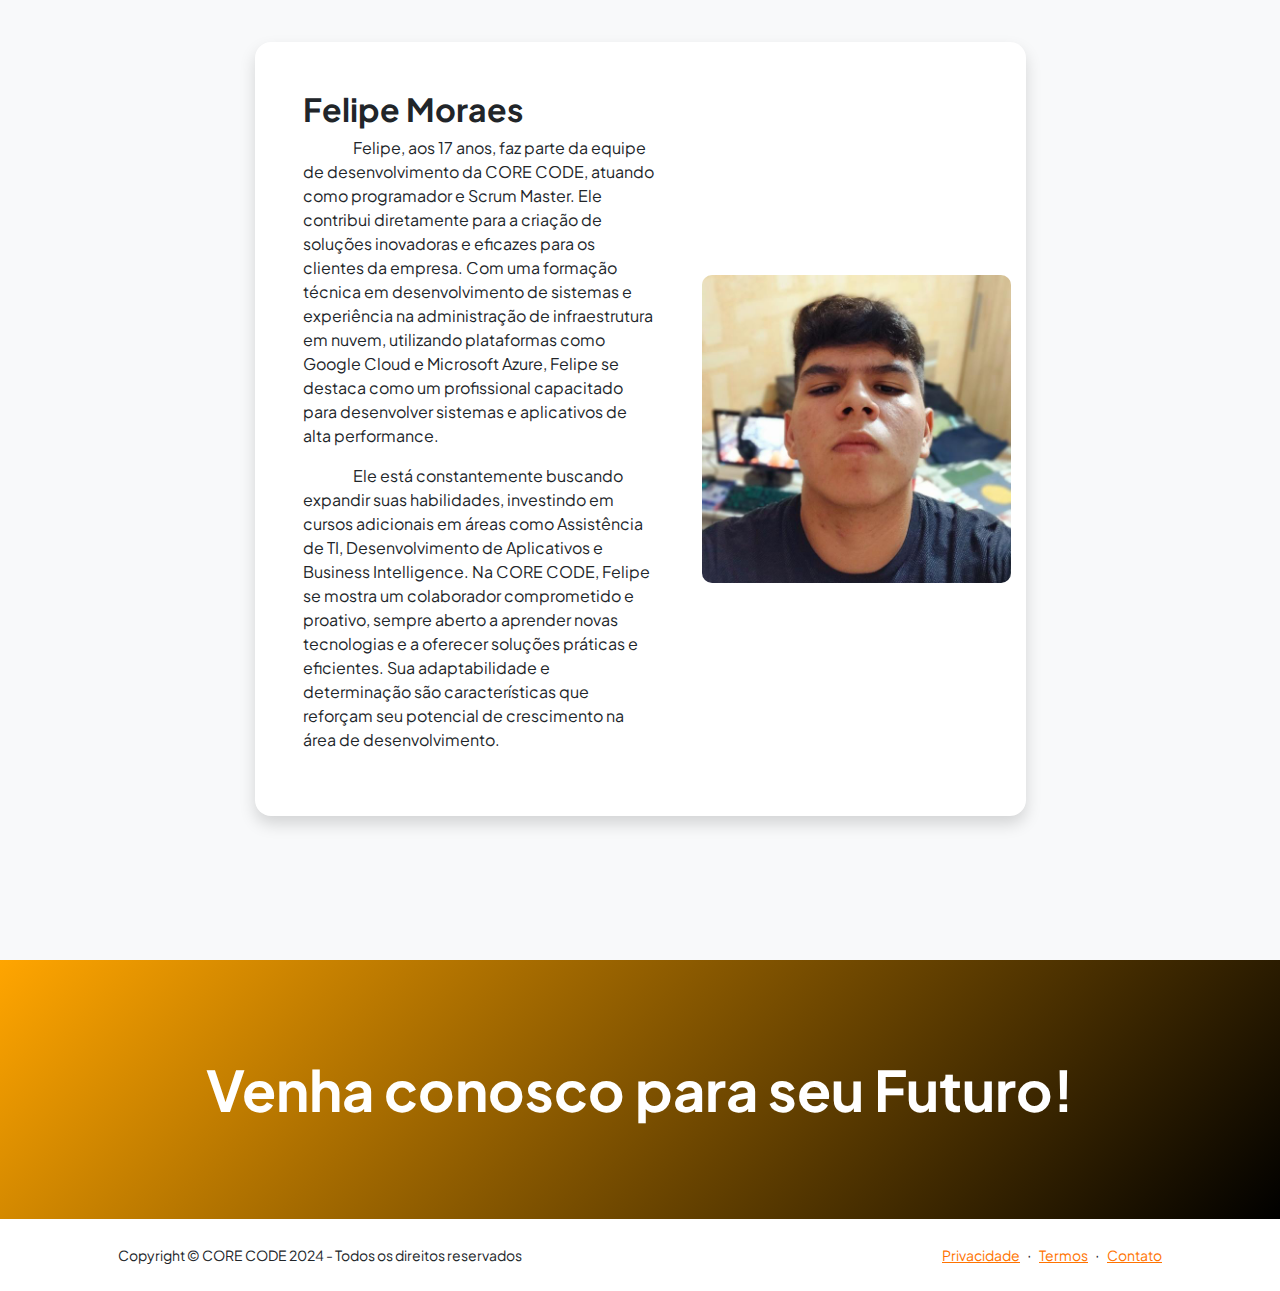
<file: projects.html>
<!DOCTYPE html>
<html lang="en">

<head>
    <meta charset="utf-8" />
    <meta name="viewport" content="width=device-width, initial-scale=1, shrink-to-fit=no" />
    <meta name="description" content="" />
    <meta name="author" content="" />
    <title>Equipe - Core Code</title>
    <!-- Favicon-->
    <link rel="icon" type="image/x-icon" href="assets/favicon.ico" />
    <!-- Custom Google font-->
    <link rel="preconnect" href="https://fonts.googleapis.com" />
    <link rel="preconnect" href="https://fonts.gstatic.com" crossorigin />
    <link
        href="https://fonts.googleapis.com/css2?family=Plus+Jakarta+Sans:wght@100;200;300;400;500;600;700;800;900&amp;display=swap"
        rel="stylesheet" />
    <!-- Bootstrap icons-->
    <link href="https://cdn.jsdelivr.net/npm/bootstrap-icons@1.8.1/font/bootstrap-icons.css" rel="stylesheet" />
    <!-- Core theme CSS (includes Bootstrap)-->
    <link href="css/styles.css" rel="stylesheet" />
</head>

<body class="d-flex flex-column h-100 bg-light">
    <main class="flex-shrink-0">
        <!-- Navigation-->
        <nav class="navbar navbar-expand-lg navbar-light bg-white py-3">
            <div class="container px-5">
                <a class="navbar-brand" href="index.html"><span class="fw-bolder text-primary">CORE CODE</span></a>
                <button class="navbar-toggler" type="button" data-bs-toggle="collapse" data-bs-target="#navbarSupportedContent" aria-controls="navbarSupportedContent" aria-expanded="false" aria-label="Toggle navigation"><span class="navbar-toggler-icon"></span></button>
                <div class="collapse navbar-collapse" id="navbarSupportedContent">
                    <ul class="navbar-nav ms-auto mb-2 mb-lg-0 small fw-bolder">
                        <li class="nav-item"><a class="nav-link" href="index.html">Início</a></li>
                        <li class="nav-item"><a class="nav-link" href="index.html#sobre">Sobre</a></li>
                        <li class="nav-item"><a class="nav-link" href="projects.html">Nós</a></li>
                        <li class="nav-item"><a class="nav-link" href="contact.html">Contato</a></li>
                    </ul>
                </div>
            </div>
        </nav>
        <!-- Projects Section-->
        <section class="py-5">
            <div class="container px-5 mb-5">
                <div class="text-center mb-5">
                    <h1 class="display-5 fw-bolder mb-0"><span class="text-gradient d-inline">Nossa Equipe</span></h1>
                </div>
                <div class="row gx-5 justify-content-center">
                    <div class="col-lg-11 col-xl-9 col-xxl-8">
                        <!-- Project Card 1-->
                        <div class="card overflow-hidden shadow rounded-4 border-0 mb-5">
                            <div class="card-body p-0">
                                <div class="d-flex align-items-center">
                                    <div class="p-5">
                                        <h2 class="fw-bolder">Isadora Pancotte</h2>
                                        <p class="int_eq"> Meu nome é Isadora Pancotte, tenho 17 anos e atualmente sou parte da   equipe Core Code, onde trabalho na área de design. Desde cedo, desenvolvi uma paixão por artes visuais e pela maneira como o design pode comunicar ideias de forma impactante.</p>

                                            <p> Na Core Code, tenho a oportunidade de colaborar em projetos diversos, criando soluções visuais que não apenas atraem a atenção, mas também transmitem mensagens de forma clara e eficaz. Estou sempre em busca de novas inspirações e tendências no mundo do design, e adoro explorar diferentes ferramentas e técnicas para aprimorar meu trabalho.</p>
                                            
                                            <p>Além do design, valorizo muito o trabalho em equipe e a troca de ideias, pois acredito que a colaboração é fundamental para o sucesso de qualquer projeto. Estou constantemente buscando aprender com meus colegas e me desenvolver tanto profissionalmente quanto pessoalmente.</p>
                                            
                                            <p>Estou animada para o futuro e ansiosa para enfrentar novos desafios na minha carreira, sempre disposta a aprender e a contribuir de maneira significativa em cada projeto que participar. O design é mais do que uma profissão para mim; é uma forma de expressão e uma maneira de impactar positivamente o mundo ao meu redor.</p>
                                    </div>
                                    <img class="img-fluid" src="assets/Isadora.png"
                                        alt="Foto Isadora" />
                                </div>
                            </div>
                        </div>
                        <!-- Project Card 2-->
                        <div class="card overflow-hidden shadow rounded-4 border-0">
                            <div class="card-body p-0">
                                <div class="d-flex align-items-center">
                                    <div class="p-5">
                                        <h2 class="fw-bolder">Bianca Olgado Pilege</h2>
                                        <p>Designer Gráfico</p>
                                            <p>Idade: 17 anos</p>
                                            <p>Estudante na Escola Sesi de Votuporanga</p>
                                            
                                            <p>Como designer no grupo Core Code, sou responsável por desenvolver conceitos visuais criativos e inovadores, traduzindo as necessidades do projeto em soluções gráficas atraentes. Minhas principais atividades incluem:</p>
                                            
                                            <p>- Criação de identidades visuais, logotipos e materiais de branding.</p>
                                            <p>- Desenvolvimento de layouts para mídias digitais e impressas, como sites, redes sociais e materiais promocionais.</p>
                                            <p>- Colaboração com a equipe para garantir que o design atenda aos requisitos funcionais e estéticos do projeto.</p>
                                            <p>- Adaptação de conceitos gráficos para diferentes plataformas e formatos, mantendo a consistência visual.</p>
                                            <p>- Sou boa em trabalho em grupo, colaborando efetivamente com a equipe para alcançar os melhores resultados.</p>
                                            <p>- Meu foco é utilizar o design como uma ferramenta estratégica para fortalecer a comunicação e a identidade da marca.</p>
                                    </div>
                                    <img class="img-fluid" src="assets/Bianca.png"
                                        alt="Foto Bianca" />
                                </div>
                            </div>
                        </div>
                        <br><br>
                        <!-- Project Card 3-->
                        <div class="card overflow-hidden shadow rounded-4 border-0 mb-5">
                            <div class="card-body p-0">
                                <div class="d-flex align-items-center">
                                    <div class="p-5">
                                        <h2 class="fw-bolder">Tainara Oliveira Silva</h2>
                                        <p>Tainara Oliveira Silva, com 18 anos, é uma criativa designer do grupo Core Code. Ela une sua paixão por design e tecnologia para criar soluções visuais únicas e marcantes. Sua atuação vai desde a definição de identidades visuais até o desenvolvimento de interfaces práticas e acessíveis, sempre com o objetivo de proporcionar experiências memoráveis.</p>

                                            <p>Determinado a se manter à frente das tendências, Tainara busca constantemente aprimorar suas habilidades, garantindo que os projetos do Core Code se destaquem na indústria. Além de se concentrar nos aspectos estéticos, ela valoriza a colaboração e o trabalho em equipe, incentivando seus colegas a alcançarem resultados juntos.</p>
                                            
                                            <p>Visando um futuro promissor, Tainara aspira que o Core Code continue a crescer e a inovar, sempre comprometido com a qualidade. Seu trabalho é essencial para o sucesso do grupo, contribuindo para a criação de soluções que impactem positivamente o mercado e tragam resultados significativos.</p>
                                    </div>
                                    <img class="img-fluid" src="assets/Tainara.png"
                                        alt="Foto Tainara" />
                                </div>
                            </div>
                        </div>

                        <br>
                        <!-- Project Card 3-->
                        <div class="card overflow-hidden shadow rounded-4 border-0 mb-5">
                            <div class="card-body p-0">
                                <div class="d-flex align-items-center">
                                    <div class="p-5">
                                        <h2 class="fw-bolder">Maria Clara Dagoani</h2>
                                        <p>Maria Clara, de 17 anos, faz parte do grupo Core Code, onde atua como designer, utilizando suas habilidades criativas e técnicas para desenvolver soluções visuais impactantes e inovadoras. Seu papel envolve desde a concepção de identidades visuais até a criação de interfaces intuitivas e funcionais para os projetos do grupo, sempre com o objetivo de entregar experiências que sejam ao mesmo tempo esteticamente agradáveis e eficazes.</p>

                                            <p>Apaixonada por design e tecnologia, Maria Clara busca sempre aprimorar suas habilidades e aprender novas técnicas para garantir que os projetos do Core Code se destaquem no mercado. Além de sua dedicação aos aspectos visuais, ela se preocupa com o crescimento do grupo como um todo, sempre incentivando o trabalho em equipe e a colaboração entre os membros.</p>
                                            
                                            <p>Com uma visão clara de futuro, Maria Clara deseja que o Core Code continue crescendo e conquistando novos patamares, sempre com o foco na inovação e na qualidade dos projetos. Seu compromisso é ajudar o grupo a alcançar o sucesso, contribuindo para o desenvolvimento de soluções que impactem positivamente o mercado e tragam resultados expressivos.</p>
                                    </div>
                                    <img class="img-fluid" src="assets/Maria.png"
                                        alt="Foto Maria" />
                                </div>
                            </div>
                        </div>

                        <br>
                        <!-- Project Card 3-->
                        <div class="card overflow-hidden shadow rounded-4 border-0 mb-5">
                            <div class="card-body p-0">
                                <div class="d-flex align-items-center">
                                    <div class="p-5">
                                        <h2 class="fw-bolder">Mayck Eduardo</h2>
                                        <p>Mayck, com 17 anos, integra a equipe de desenvolvimento da CORE CODE, onde atua como programador, colaborando na construção de soluções inovadoras e eficientes para os clientes da empresa. Sua formação técnica em desenvolvimento de sistemas e experiência em administração de infraestrutura em nuvem, incluindo plataformas como Google Cloud e Microsoft Azure, o tornam um profissional qualificado para desenvolver aplicativos e sistemas de alta qualidade.</p>

                                            <p>Ele busca aprimorar continuamente suas habilidades, complementando sua formação com cursos em áreas como Assistente de TI, Desenvolvimento de Aplicativos e Business Intelligence. Na CORE CODE, Mayck demonstra ser um membro da equipe dedicado e colaborativo, sempre disposto a aprender novas tecnologias e contribuir com soluções eficazes. Sua proatividade e facilidade de adaptação o tornam um profissional promissor, com potencial para crescer na área de desenvolvimento.</p>
                                    </div>
                                    <img class="img-fluid" src="assets/Mayck.png"
                                        alt="Foto Mayck" />
                                </div>
                            </div>
                        </div>

                        <br>
                        <!-- Project Card 3-->
                        <div class="card overflow-hidden shadow rounded-4 border-0 mb-5">
                            <div class="card-body p-0">
                                <div class="d-flex align-items-center">
                                    <div class="p-5">
                                        <h2 class="fw-bolder">Felipe Moraes</h2>
                                        <p>Felipe, aos 17 anos, faz parte da equipe de desenvolvimento da CORE CODE, atuando como programador e Scrum Master. Ele contribui diretamente para a criação de soluções inovadoras e eficazes para os clientes da empresa. Com uma formação técnica em desenvolvimento de sistemas e experiência na administração de infraestrutura em nuvem, utilizando plataformas como Google Cloud e Microsoft Azure, Felipe se destaca como um profissional capacitado para desenvolver sistemas e aplicativos de alta performance.</p>

                                            <p>Ele está constantemente buscando expandir suas habilidades, investindo em cursos adicionais em áreas como Assistência de TI, Desenvolvimento de Aplicativos e Business Intelligence. Na CORE CODE, Felipe se mostra um colaborador comprometido e proativo, sempre aberto a aprender novas tecnologias e a oferecer soluções práticas e eficientes. Sua adaptabilidade e determinação são características que reforçam seu potencial de crescimento na área de desenvolvimento.</p>
                                    </div>
                                    <img class="img-fluid" src="assets/Moraes.png"
                                        alt="Foto Felipe Moraes" />
                                </div>
                            </div>
                        </div>

                    </div>
                </div>
            </div>
        </section>
        <!-- Call to action section-->
        <section class="py-5 bg-gradient-primary-to-secondary text-white">
            <div class="container px-5 my-5">
                <div class="text-center">
                    <h2 class="display-4 fw-bolder mb-4">Venha conosco para seu Futuro!</h2>
                </div>
            </div>
        </section>
    </main>
    <!-- Footer-->
    <footer class="bg-white py-4 mt-auto">
        <div class="container px-5">
            <div class="row align-items-center justify-content-between flex-column flex-sm-row">
                <div class="col-auto">
                    <div class="small m-0">Copyright &copy; CORE CODE 2024 - Todos os direitos reservados</div>
                </div>
                <div class="col-auto">
                    <a class="small" href="#!">Privacidade</a>
                    <span class="mx-1">&middot;</span>
                    <a class="small" href="#!">Termos</a>
                    <span class="mx-1">&middot;</span>
                    <a class="small" href="contact.html">Contato</a>
                </div>
            </div>
        </div>
    </footer>
    <!-- Bootstrap core JS-->
    <script src="https://cdn.jsdelivr.net/npm/bootstrap@5.2.3/dist/js/bootstrap.bundle.min.js"></script>
    <!-- Core theme JS-->
    <script src="js/scripts.js"></script>
</body>

</html>
</file>
